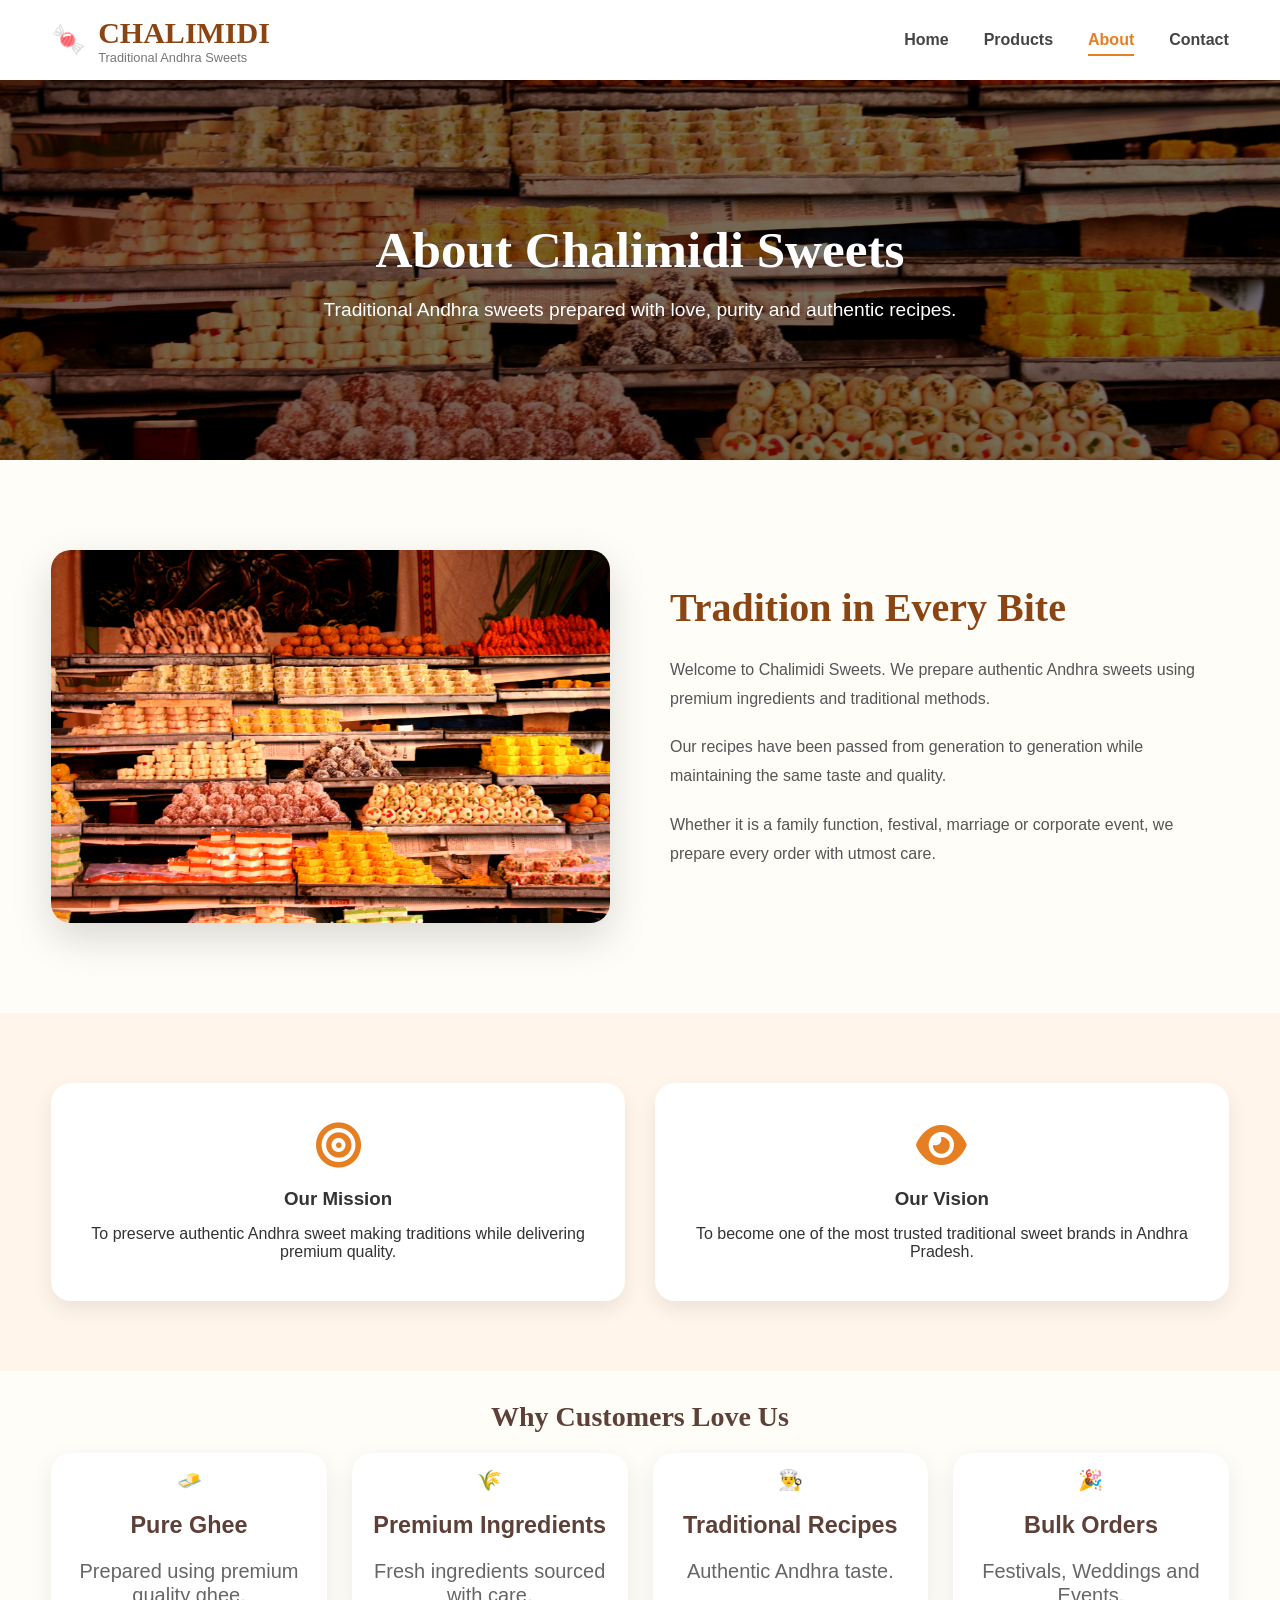
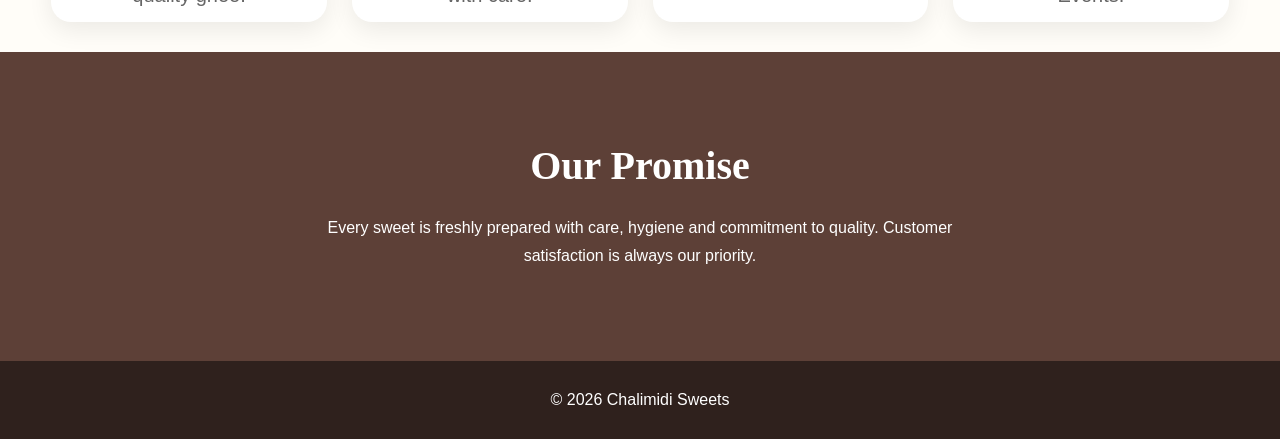
<file: about.html>
<!DOCTYPE html>
<html lang="en">

<head>

    <meta charset="UTF-8">

    <meta name="viewport" content="width=device-width, initial-scale=1.0">

    <title>About Us | Chalimidi Sweets</title>

    <meta name="description" content="Learn about Chalimidi Sweets and our traditional Andhra recipes.">

    <link rel="stylesheet" href="css/about.css">

    <link rel="stylesheet" href="css/about-responsive.css">

    <link rel="stylesheet" href="https://cdnjs.cloudflare.com/ajax/libs/font-awesome/6.7.2/css/all.min.css">

    <link rel="icon" href="images/favicon.ico">

</head>

<body>

    <header>
        <nav class="navbar">
            <div class="logo">
                <span class="logo-icon">🍬</span>
                <div>
                    <h2>CHALIMIDI</h2>
                    <small>Traditional Andhra Sweets</small>
                </div>
            </div>

            <button class="menu-toggle">

                <i class="fa-solid fa-bars"></i>

            </button>

            <ul class="nav-links">

                <li><a href="index.html">Home</a></li>

                <li><a href="products.html">Products</a></li>

                <!-- <li><a class="active" href="about.html">About</a></li> -->
                <li><a href="about.html" class="active">About</a></li>

                <li><a href="contact.html">Contact</a></li>

            </ul>

        </nav>

    </header>

    <section class="banner">

        <div class="overlay">

            <h1>About Chalimidi Sweets</h1>

            <p>

                Traditional Andhra sweets prepared with love, purity and
                authentic recipes.

            </p>

        </div>

    </section>

    <section class="about">

        <div class="container">

            <div class="about-image">

                <img src="images/shop.jpg" alt="Chalimidi Sweets">

            </div>

            <div class="about-text">

                <h2>Tradition in Every Bite</h2>

                <p>

                    Welcome to Chalimidi Sweets.

                    We prepare authentic Andhra sweets using
                    premium ingredients and traditional methods.

                </p>

                <p>

                    Our recipes have been passed from generation
                    to generation while maintaining the same
                    taste and quality.

                </p>

                <p>

                    Whether it is a family function,
                    festival,
                    marriage or corporate event,
                    we prepare every order with utmost care.

                </p>

            </div>

        </div>

    </section>

    <section class="mission">

        <div class="container">

            <div class="mission-card">

                <i class="fa-solid fa-bullseye"></i>

                <h3>Our Mission</h3>

                <p>

                    To preserve authentic Andhra sweet making
                    traditions while delivering premium quality.

                </p>

            </div>

            <div class="mission-card">

                <i class="fa-solid fa-eye"></i>

                <h3>Our Vision</h3>

                <p>

                    To become one of the most trusted traditional
                    sweet brands in Andhra Pradesh.

                </p>

            </div>

        </div>

    </section>

    <section class="why-us">

        <h2>Why Customers Love Us</h2>

        <div class="cards">

            <div class="card">

                🧈

                <h3>Pure Ghee</h3>

                <p>Prepared using premium quality ghee.</p>

            </div>

            <div class="card">

                🌾

                <h3>Premium Ingredients</h3>

                <p>Fresh ingredients sourced with care.</p>

            </div>

            <div class="card">

                👨‍🍳

                <h3>Traditional Recipes</h3>

                <p>Authentic Andhra taste.</p>

            </div>

            <div class="card">

                🎉

                <h3>Bulk Orders</h3>

                <p>Festivals, Weddings and Events.</p>

            </div>

        </div>

    </section>

    <section class="promise">

        <div class="container">

            <h2>Our Promise</h2>

            <p>

                Every sweet is freshly prepared with
                care, hygiene and commitment to quality.

                Customer satisfaction is always our priority.

            </p>

        </div>

    </section>

    <footer>

        <p>

            © 2026 Chalimidi Sweets

        </p>

    </footer>
<script src="js/config.js"></script>
    <script src="js/app.js"></script>

</body>

</html>
</file>
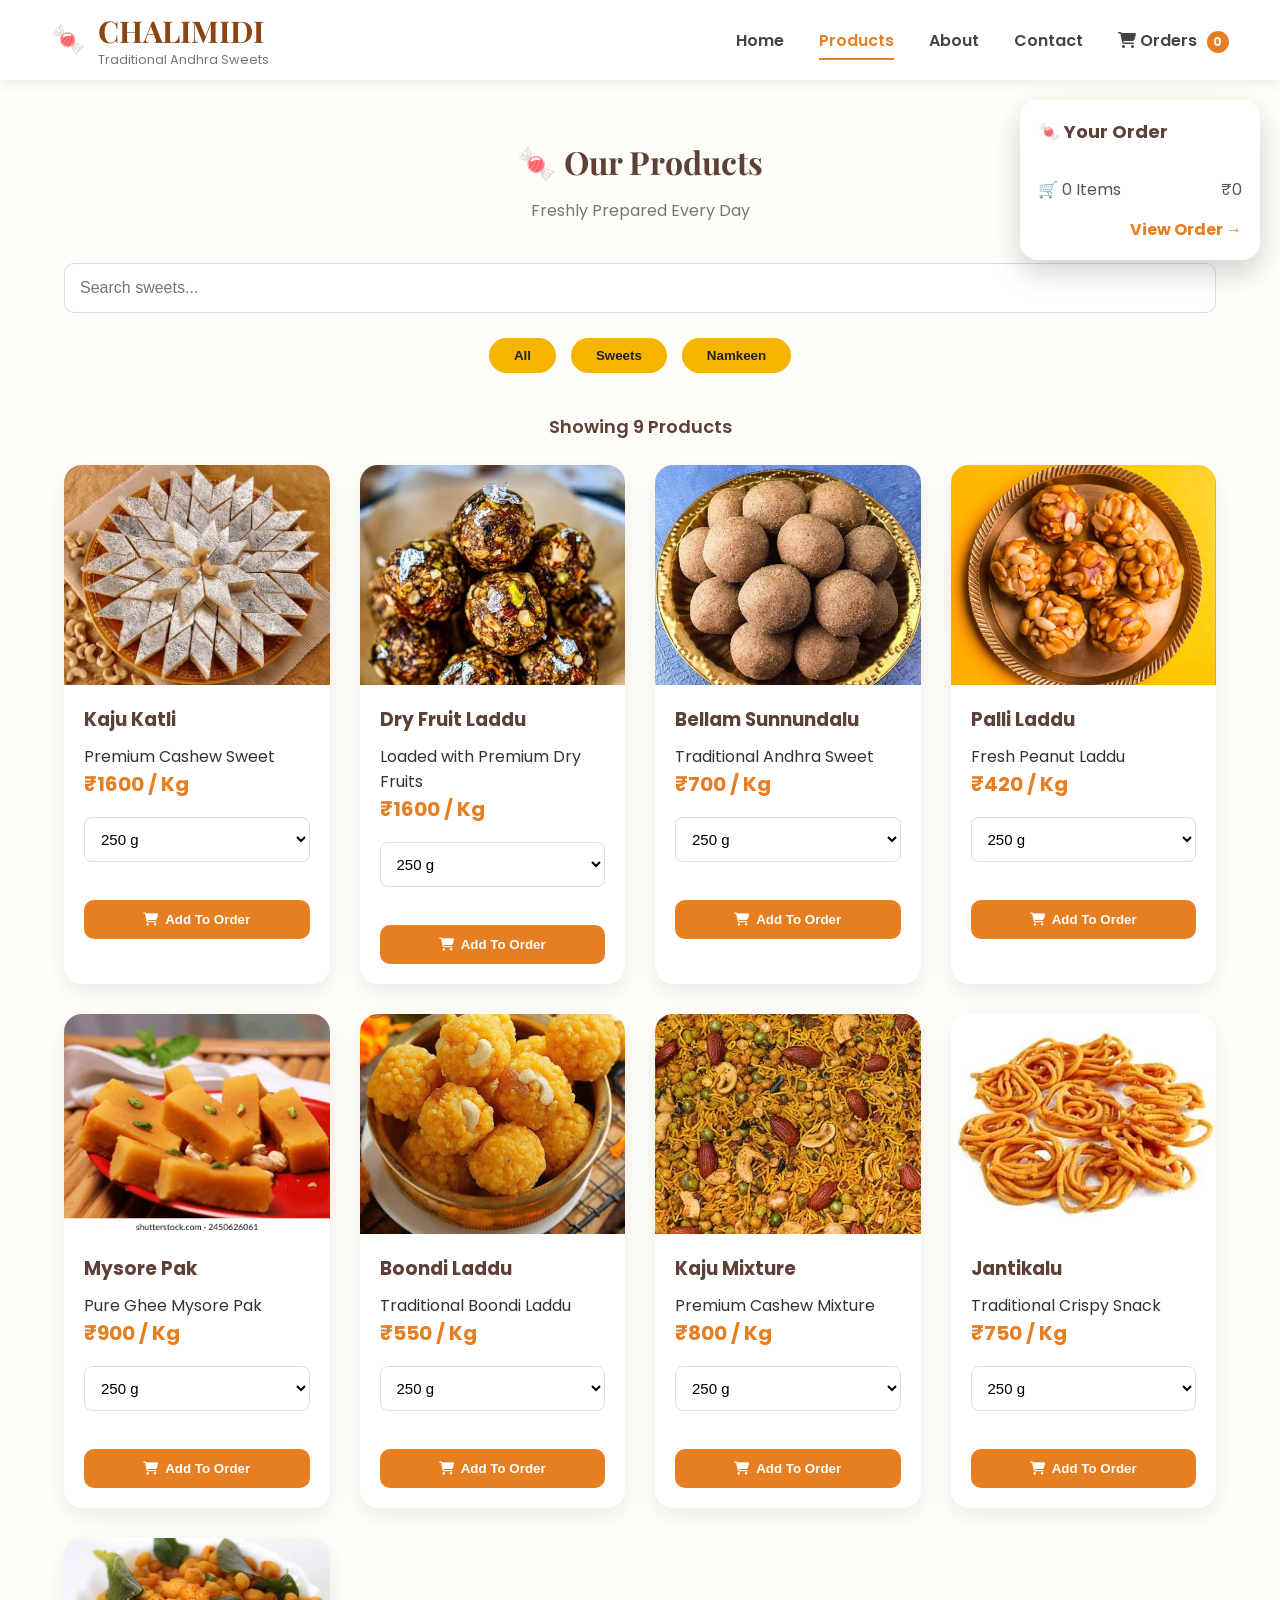
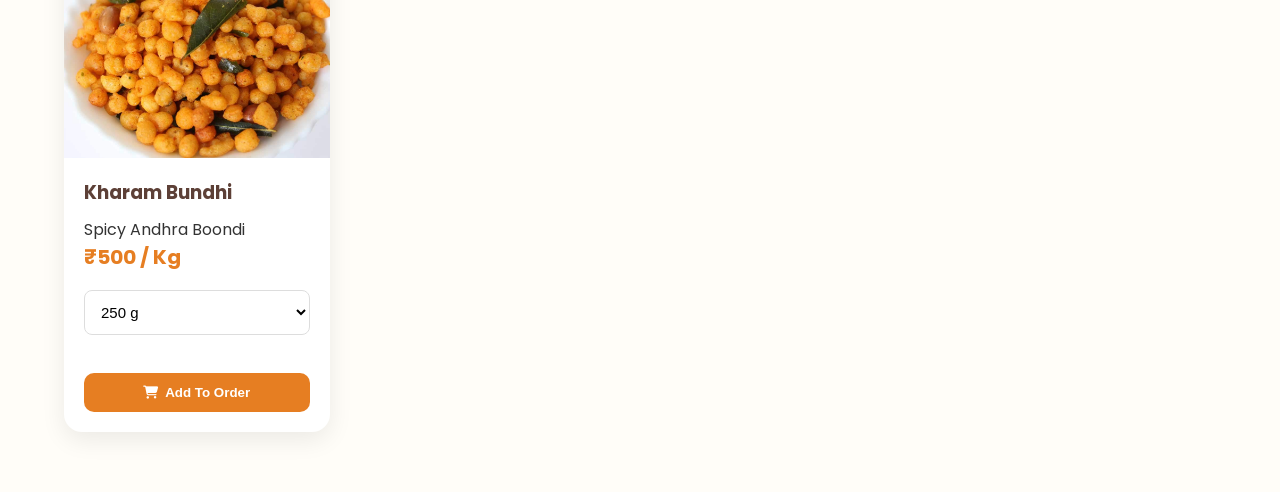
<file: products.html>
<!DOCTYPE html>
<html lang="en">

<head>

    <meta charset="UTF-8">
    <meta name="viewport" content="width=device-width, initial-scale=1.0">

    <title>Our Products | Chalimidi Sweets</title>

    <link rel="preconnect" href="https://fonts.googleapis.com">

    <link rel="preconnect" href="https://fonts.gstatic.com" crossorigin>

    <link
        href="https://fonts.googleapis.com/css2?family=Playfair+Display:wght@600;700;800&family=Poppins:wght@300;400;500;600;700&display=swap"
        rel="stylesheet">

    <!-- <link rel="stylesheet" href="css/style.css"> -->

    <link rel="stylesheet" href="css/products.css">
    <link rel="stylesheet" href="css/responsive.css">
    <link rel="stylesheet" href="https://cdnjs.cloudflare.com/ajax/libs/font-awesome/6.7.2/css/all.min.css">
    <link rel="icon" type="image/x-icon" href="./images/favicon.ico">
</head>

<body>

    <header>
        <nav class="navbar">
            <div class="logo">
                <span class="logo-icon">🍬</span>
                <div>
                    <h2>CHALIMIDI</h2>
                    <small>Traditional Andhra Sweets</small>
                </div>
            </div>

            <button class="menu-toggle">

                <i class="fa-solid fa-bars"></i>

            </button>

            <ul class="nav-links">

                <li><a href="index.html">Home</a></li>

                <li><a href="products.html" class="active">Products</a></li>

                <li><a href="about.html">About</a></li>

                <li><a href="contact.html">Contact</a></li>

                <li>
                    <a href="#" id="ordersBtn">
                        <i class="fa-solid fa-cart-shopping"></i>
                        Orders
                        <span id="cartBadgeNav">0</span>
                    </a>
                </li>

            </ul>

        </nav>

    </header>

    <main class="products-page">

        <h1>🍬 Our Products</h1>

        <p class="subtitle">

            Freshly Prepared Every Day

        </p>

        <input type="text" id="searchBox" placeholder="Search sweets...">

        <!-- ==========================
         PRODUCT CATEGORIES
    ========================== -->

        <div id="categoryContainer" class="category-buttons">

            <button class="category-btn active" data-category="All">

                All

            </button>

            <button class="category-btn" data-category="Sweets">

                Sweets

            </button>

            <button class="category-btn" data-category="Namkeen">

                Namkeen

            </button>

        </div>
        <div id="productCount" class="product-count">

            Showing 0 Products

        </div>

        <section id="productGrid" class="product-grid">

        </section>

        <!-- ==========================
             SHOPPING CART
        ========================== -->
        
        
        <div id="cartToggleBtn" class="cart-summary">
        
            <div class="cart-header">
        
                <div class="summary-title">
                    🍬 Your Order
                </div>       
               
        
            </div>
        
            <div id="cartContent">
        
                <div class="summary-details">
        
                    <span>
                        🛒 <span id="cartBadge">0</span> Items
                    </span>
        
                    <span>
                        ₹<span id="cartSummaryTotal">0</span>
                    </span>
        
                </div>
        
                <div class="summary-action">
                    View Order →
                </div>
        
            </div>
        
        </div>
        
        <aside id="cartPanel" class="cart-panel hidden">

            <div class="cart-panel-header">
            
                <h2>
                    🛒 Your Order
                    (<span id="cartCount">0</span>)
                </h2>
            
                <button id="closeCartBtn" class="close-cart-btn">
                    <i class="fa-solid fa-xmark"></i>
                </button>
            
            </div>


            <div id="cartItems">

                <p>Your cart is empty.</p>

            </div>

            <hr>

            <h3>

                Total :

                ₹<span id="cartTotal">0</span>

            </h3>

            <hr>

         
            <button id="checkoutBtn">

                Proceed to Checkout →

            </button>
            <button id="clearCartBtn">

                🗑 Clear Cart

            </button>

        </aside>

        <div id="checkoutModal" class="modal hidden">

            <div class="modal-content">

                <h2>

                    Customer Details

                </h2>

                <input type="text" id="customerName" placeholder="Your Name">

                <input type="tel" id="customerPhone" placeholder="Mobile Number">

                <textarea id="customerAddress" placeholder="Delivery Address"></textarea>

                <!-- <input type="date" id="deliveryDate"> -->

                <button id="whatsappBtn">

                    📞 Place Order on WhatsApp

                </button>

                <button id="closeModal">

                    Cancel

                </button>

            </div>

        </div>

    </main>
    <div id="toast"></div>
    <script src="js/config.js"></script>
    <script src="js/data.js"></script>

    <script src="js/app.js"></script>

    <script src="js/cart.js"></script>

    <script src="js/whatsapp.js"></script>

    <script src="js/products.js"></script>

    <!-- ==========================================
     CLEAR CART CONFIRMATION MODAL
=========================================== -->

    <div id="confirmModal" class="modal hidden">

        <div class="modal-content">

            <h2>

                🗑 Clear Shopping Cart

            </h2>

            <p>

                Are you sure you want to remove all items from your order?

            </p>

            <button id="confirmClearBtn">

                🗑 Yes, Clear Cart

            </button>

            <button id="cancelClearBtn">

                Keep Shopping

            </button>

        </div>

    </div>

<script src="js/app.js"></script>
</body>

</html>
</file>
<file: css/about.css>
/*=====================================
CHALIMIDI SWEETS
ABOUT PAGE
======================================*/

* {
    margin: 0;
    padding: 0;
    box-sizing: border-box;
}

html {
    scroll-behavior: smooth;
}

body {
    font-family: 'Poppins', sans-serif;
    background: #fffdf8;
    color: #333;
    overflow-x: hidden;
}

img {
    width: 100%;
    display: block;
}

a {
    text-decoration: none;
}

ul {
    list-style: none;
}

.container {
    width: min(1200px, 92%);
    margin: auto;
}

/*=========================
HEADER
=========================*/

header {

    position: sticky;

    top: 0;

    background: #fff;

    z-index: 1000;

    box-shadow: 0 3px 12px rgba(0, 0, 0, .08);

}

.navbar {

    width: min(1200px, 92%);

    margin: auto;

    display: flex;

    justify-content: space-between;

    align-items: center;

    height: 80px;

}

.logo {

    display: flex;

    align-items: center;

    gap: 12px;

}
.logo div {

    display: flex;

    flex-direction: column;

}

.logo-icon {

    font-size: 1.75rem;

    line-height: 1;

}

.logo h2 {

    color: #8B4513;

    font-size: 30px;

    font-family: 'Playfair Display', serif;

}

.logo small {

    color: #777;

    font-size: .8rem;

}

.nav-links {

    display: flex;

    gap: 35px;

}

.nav-links a {

    color: #444;

    font-weight: 600;

    transition: .3s;

}

.nav-links a:hover,
.nav-links a.active {

    color: #E67E22;

}

.nav-links a {

    position: relative;

    color: #444;

    font-weight: 600;

    transition: .3s;

}

.nav-links a:hover,
.nav-links a.active {

    color: #E67E22;

}

.nav-links a::after {

    content: "";

    position: absolute;

    left: 0;

    bottom: -8px;

    width: 0;

    height: 2px;

    background: #E67E22;

    transition: .3s;

}

.nav-links a:hover::after,
.nav-links a.active::after {

    width: 100%;

}

.menu-toggle {

    display: none;

    border: none;

    background: none;

    font-size: 28px;

    cursor: pointer;

}

/*=========================
BANNER
=========================*/

.banner {

    height: 380px;

    background:
        linear-gradient(rgba(0, 0, 0, .55), rgba(0, 0, 0, .55)),
        url("../images/shop.jpg") center/cover;

}

.overlay {

    width: 100%;

    height: 100%;

    display: flex;

    flex-direction: column;

    justify-content: center;

    align-items: center;

    text-align: center;

    color: white;

}

.overlay h1 {

    font-size: 3.2rem;

    font-family: 'Playfair Display', serif;

    margin-bottom: 20px;

}

.overlay p {

    font-size: 1.2rem;

    max-width: 700px;

}

/*=========================
ABOUT
=========================*/

.about {

    padding: 90px 0;

}

.about .container {

    display: grid;

    grid-template-columns: 1fr 1fr;

    gap: 60px;

    align-items: center;

}

.about-image img {

    border-radius: 20px;

    box-shadow: 0 15px 40px rgba(0, 0, 0, .15);

}

.about-text h2 {

    color: #8B4513;

    font-size: 2.5rem;

    margin-bottom: 25px;

    font-family: 'Playfair Display', serif;

}

.about-text p {

    margin-bottom: 20px;

    line-height: 1.8;

    color: #555;

}

/*=========================
MISSION
=========================*/

.mission {

    padding: 70px 0;

    background: #FFF5EB;

}

.mission .container {

    display: grid;

    grid-template-columns: repeat(2, 1fr);

    gap: 30px;

}

.mission-card {

    background: white;

    padding: 40px;

    border-radius: 20px;

    text-align: center;

    box-shadow: 0 8px 20px rgba(0, 0, 0, .08);

    transition: .3s;

}

.mission-card:hover {

    transform: translateY(-8px);

}

.mission-card i {

    font-size: 45px;

    color: #E67E22;

    margin-bottom: 20px;

}

.mission-card h3 {

    margin-bottom: 15px;

}

/*=========================
WHY US
=========================*/

.why-us {

    padding: 30px 0;

    width: min(1200px, 92%);

    margin: auto;

}

.why-us h2 {

    text-align: center;

    font-size: 1.75rem;

    color: #5D4037;

    margin-bottom: 20px;

    font-family: 'Playfair Display', serif;

}

.cards {

    display: grid;

    grid-template-columns: repeat(4, 1fr);

    gap: 25px;

}

.card {

    background: white;

    padding: 15px;

    text-align: center;

    border-radius: 20px;

    box-shadow: 0 8px 25px rgba(0, 0, 0, .08);

    transition: .3s;

    font-size: 1.25rem;

}

.card:hover {

    transform: translateY(-8px);

}

.card h3 {

    margin: 20px 0;

    color: #5D4037;

}

.card p {

    color: #666;

    line-height: 1.2;

}

/*=========================
PROMISE
=========================*/

.promise {

    background: #5D4037;

    color: white;

    padding: 90px 20px;

    text-align: center;

}

.promise h2 {

    font-size: 2.5rem;

    margin-bottom: 25px;

    font-family: 'Playfair Display', serif;

}

.promise p {

    max-width: 700px;

    margin: auto;

    line-height: 1.8;

}

/*=========================
FOOTER
=========================*/

footer {

    background: #2F211D;

    color: white;

    text-align: center;

    padding: 30px;

}
</file>
<file: css/about-responsive.css>
/*=====================================
TABLETS (1024px and below)
======================================*/

@media (max-width:1024px) {

    .about .container {
        gap: 40px;
    }

    .cards {
        grid-template-columns: repeat(2, 1fr);
    }

    .mission .container {
        gap: 20px;
    }

}

/*=====================================
TABLETS (768px and below)
======================================*/

@media (max-width:768px) {

    /* ---------- Navbar ---------- */

    .navbar {
        height: 70px;
    }

    .menu-toggle {
        display: block;
        font-size: 30px;
        color: #5D4037;
    }

    .nav-links {

        position: fixed;

        top: 70px;

        right: -100%;

        width: 280px;

        height: calc(100vh - 70px);

        background: white;

        display: flex;

        flex-direction: column;

        justify-content: flex-start;

        align-items: flex-start;

        padding: 40px 30px;

        gap: 25px;

        transition: .35s ease;

        box-shadow: -5px 0 20px rgba(0, 0, 0, .15);

    }

    .nav-links.active {

        right: 0;

    }

    /* ---------- Banner ---------- */

    .banner {
        height: 300px;
    }

    .overlay h1 {
        font-size: 2.4rem;
    }

    .overlay p {
        font-size: 1rem;
        width: 90%;
    }

    /* ---------- About ---------- */

    .about {
        padding: 60px 0;
    }

    .about .container {

        grid-template-columns: 1fr;

        gap: 40px;

    }

    .about-text {

        text-align: center;

    }

    .about-text h2 {

        font-size: 2rem;

    }

    /* ---------- Mission ---------- */

    .mission .container {

        grid-template-columns: 1fr;

    }

    /* ---------- Cards ---------- */

    .cards {

        grid-template-columns: 1fr;

    }

}

/*=====================================
MOBILE (576px and below)
======================================*/

@media (max-width:576px) {

    .logo h2 {

        font-size: 22px;

    }

    .logo small {

        font-size: 11px;

    }

    .overlay h1 {

        font-size: 2rem;

    }

    .overlay p {

        font-size: .95rem;

    }

    .about-text h2 {

        font-size: 1.8rem;

    }

    .about-text p {

        font-size: 15px;

    }

    .mission-card {

        padding: 30px 20px;

    }

    .card {

        padding: 25px;

    }

    .promise {

        padding: 30px 20px;

    }

    .promise h2 {

        font-size: 2rem;

    }

}

/*=====================================
SMALL MOBILE (400px and below)
======================================*/

@media (max-width:400px) {

    .navbar {

        padding: 0 15px;

    }

    .logo {

        gap: 8px;

    }

    .logo h2 {

        font-size: 18px;

    }

    .overlay h1 {

        font-size: 1.8rem;

    }

    .overlay p {

        font-size: 1.1rem;

    }

    .about {

        padding: 50px 15px;

    }

    .mission {

        padding: 50px 15px;

    }

    .why-us {

        padding: 50px 15px;

    }

    .promise {

        padding: 50px 15px;

    }

}
</file>
<file: css/style.css>
/* ===========================
   CHALIMIDI SWEETS
   Version 1.0
=========================== */
 * {
     margin: 0;
     padding: 0;
     box-sizing: border-box;
 }
 html {
    scroll-behavior: smooth;
 }
 body {
     overflow-x: hidden;
     font-family: 'Poppins', sans-serif;
     overflow-x: hidden;
     background: #fffdf9;
     color: #333;
 }
 .container {
     width: min(1200px, 92%);
     margin: auto;
 }

img {
    max-width: 100%;
    height: auto;
    display: block;
}

a {
    text-decoration: none;
}

ul {
    list-style: none;
}

/* ================= NAVBAR ================= */

/*=============================
HEADER
=============================*/

.header {

    position: sticky;

    top: 0;

    z-index: 1000;

    background: #fff;

    box-shadow: 0 3px 15px rgba(0, 0, 0, .08);

}
/* Navbar */

.navbar {
    display: flex;
    justify-content: space-between;
    align-items: center;
    padding: 15px 40px;
    background: #fff;
    box-shadow: 0 2px 10px rgba(0, 0, 0, .1);
}



.nav-links {
    display: flex;
    gap: 30px;
    list-style: none;
}

.nav-links a {
    text-decoration: none;
    color: #333;
    font-weight: 600;
}

/* VERY IMPORTANT */

.menu-toggle {
    display: none;
    font-size: 28px;
    cursor: pointer;
    border: none;
    background: none;
}
.logo {

    display: flex;

    align-items: center;

    gap: 12px;

}

.logo-icon {

    font-size: 2.6rem;

    line-height: 1;

}

.logo-text {

    display: flex;

    flex-direction: column;

}

.logo h2 {

    font-family: 'Playfair Display', serif;

    font-size: 30px;

    color: #8B4513;

    margin: 0;

    line-height: 1;

}

.logo small {

    color: #777;

    font-size: 13px;

    margin-top: 4px;

    letter-spacing: .5px;

}

.nav-links {

    display: flex;

    align-items: center;

    gap: 35px;

}

.nav-links a {

    color: #444;

    font-weight: 600;

    padding: 8px 0;

    position: relative;

    transition: .3s;

}

.nav-links a:hover,
.nav-links a.active {

    color: #E67E22;

}

.nav-links a::after {

    content: "";

    position: absolute;

    left: 0;

    bottom: -5px;

    width: 0;

    height: 2px;

    background: #E67E22;

    transition: .3s;

}

.nav-links a:hover::after,
.nav-links a.active::after {

    width: 100%;

}

.btn-order {

    background: #E67E22;

    color: #fff;

    padding: 12px 24px;

    border-radius: 40px;

    font-weight: 600;

    transition: .3s;

}

.btn-order:hover {

    background: #C86D18;

}

.menu-toggle {

    display: none;

    border: none;

    background: none;

    font-size: 28px;

    cursor: pointer;

}

.navbar {
position: relative;
    width: min(1200px, 90%);

    margin: auto;

    display: flex;

    justify-content: space-between;

    align-items: center;

    padding: 0;
    
        height: auto;

}

.btn-order {

    background: #E67E22;

    color: white;

    padding: 12px 24px;

    border-radius: 30px;

    transition: .3s;

    font-weight: 600;

}

.btn-order:hover {

    background: #c86d18;

}

/* ================= HERO ================= */

.hero {

    min-height: 90vh;

    display: flex;

    justify-content: center;

    align-items: center;

    background:
        linear-gradient(rgba(0, 0, 0, .45), rgba(0, 0, 0, .45)),
        url("../images/hero.jpg") center/cover;

}

.hero .container {

    width: min(900px, 90%);

    text-align: center;

}


.hero h1 {

    font-family: 'Playfair Display', serif;

    font-size: clamp(2rem, 5vw, 4.5rem);
    
        line-height: 1.2;

    /* margin-bottom: 20px; */

}

.hero p {

   /*  font-size: 1.3rem;

    margin-bottom: 40px; */
    font-size: clamp(1rem, 2vw, 1.3rem);
    
        margin-top: 20px;

}
.hero-buttons {

    display: flex;

    justify-content: center;

    gap: 20px;

    flex-wrap: wrap;

    margin-top: 40px;

}
.hero-btn {

    display: inline-block;

    padding: 16px 36px;

    background: #F4B400;

    color: #222;

    border-radius: 50px;

    font-weight: 600;

    transition: .3s;

}

.hero-btn:hover {

    transform: translateY(-4px);

    background: white;

}

/* ================= FEATURES ================= */

.features {

    width: min(1200px, 90%);

    margin: 100px auto;

}

.features h2 {

    text-align: center;

    font-size: 2.7rem;

    color: #5D4037;

    margin-bottom: 60px;

    font-family: 'Playfair Display', serif;

}

/* .feature-grid {

    display: grid;

    grid-template-columns: repeat(auto-fit, minmax(250px, 1fr));

    gap: 30px;

} */
 .feature-grid {

     display: grid;

     grid-template-columns: repeat(auto-fit, minmax(250px, 1fr));

     gap: 30px;

 }

.card {

    background: white;

    padding: 35px;

    border-radius: 18px;

    text-align: center;

    box-shadow: 0 8px 25px rgba(0, 0, 0, .08);

    transition: .35s;

    font-size: 2rem;

}

.card:hover {

    transform: translateY(-10px);

}

.card h3 {

    margin: 20px 0;

    color: #5D4037;

    font-size: 1.4rem;

}

.card p {

    font-size: .95rem;

    color: #666;

}

/* ================= CTA ================= */

.cta {

    background: #5D4037;

    color: white;

    padding: 90px 20px;

    text-align: center;

}

.cta h2 {

    font-size: 2.7rem;

    margin-bottom: 35px;

    font-family: 'Playfair Display', serif;

}

/* ================= FOOTER ================= */

footer {

    background: #2f211d;

    color: white;

    text-align: center;

    padding: 40px 20px;

}

footer h3 {

    margin-bottom: 15px;

    font-family: 'Playfair Display', serif;

}

footer p {

    margin: 8px 0;

}



.secondary-btn {

    display: inline-block;

    padding: 16px 35px;

    border: 2px solid white;

    border-radius: 50px;

    color: white;

    transition: .3s;

}

.secondary-btn:hover {

    background: white;

    color: #222;

}

/* ==========================================
   TOAST
========================================== */

#toast {

    position: fixed;

    bottom: 30px;

    left: 50%;

    transform: translateX(-50%);

    background: #333;

    color: white;

    padding: 15px 30px;

    border-radius: 30px;

    opacity: 0;

    transition: .4s;

    z-index: 99999;

}

#toast.show {

    opacity: 1;

}

/*==========================================
PAGE BANNER
==========================================*/

.page-banner {

    background: linear-gradient(135deg, #E67E22, #F4A261);

    color: white;

    text-align: center;

    padding: 60px 20px;

}

.page-banner h1 {

    font-size: 42px;

}

/*==========================================
ABOUT
==========================================*/

.about-container {

    max-width: 1200px;

    margin: 60px auto;

    display: grid;

    grid-template-columns: 1fr 1fr;

    gap: 50px;

    align-items: center;

    padding: 20px;

}

.about-image img {

    height: auto;
    display: block;
    width: 100%;

    border-radius: 20px;

    box-shadow: 0 10px 30px rgba(0, 0, 0, .15);

}

.about-content h2 {

    color: #8B4513;

    margin-bottom: 20px;

}

.about-content p {

    line-height: 1.8;

    margin-bottom: 18px;

}

/*==========================================
CONTACT
==========================================*/

.contact-container {

    max-width: 1100px;

    margin: 60px auto;

    display: grid;

    grid-template-columns: repeat(2, 1fr);

    gap: 40px;

    padding: 20px;

}

.contact-card {

    background: white;

    padding: 30px;

    border-radius: 20px;

    box-shadow: 0 10px 30px rgba(0, 0, 0, .1);

}

.contact-card h2 {

    margin-bottom: 20px;

    color: #8B4513;

}

.contact-card p {

    margin-bottom: 18px;

    line-height: 1.7;

}

.phone-link,
.whatsapp-link {

    text-decoration: none;

    color: #E67E22;

    font-weight: 600;

}

.phone-link:hover,
.whatsapp-link:hover {

    color: #C0392B;

}

/*==========================================
NAVBAR
==========================================*/

.logo {

    display: flex;

    align-items: center;

    gap: 12px;

}

.logo h2 {

    font-size: 30px;

    margin: 0;

}

.logo small {

    color: #777;

}

.logo-icon {

    font-size: 36px;

}

.nav-links {

    display: flex;

    align-items: center;

    gap: 35px;

}
.nav-links li {

    display: flex;

    align-items: center;

}

.nav-links a {

    text-decoration: none;

    color: #333;

    font-weight: 600;

    transition: .3s;

}

.nav-links a:hover {

    color: #d2691e;

}

.menu-toggle {

    display: none;

    font-size: 30px;

    cursor: pointer;

}
</file>
<file: css/products.css>
* {
    margin: 0;
    padding: 0;
    box-sizing: border-box;
}

html {
    scroll-behavior: smooth;
}

body {
    font-family: 'Poppins', sans-serif;
    background: #fffdf8;
    color: #333;
    overflow-x: hidden;
}

img {
    width: 100%;
    display: block;
}

a {
    text-decoration: none;
}

ul {
    list-style: none;
}

.container {
    width: min(1200px, 92%);
    margin: auto;
}

/*=========================
HEADER
=========================*/

header {

    position: sticky;

    top: 0;

    background: #fff;

    z-index: 1000;

    box-shadow: 0 3px 12px rgba(0, 0, 0, .08);

}

.navbar {

    width: min(1200px, 92%);

    margin: auto;

    display: flex;

    justify-content: space-between;

    align-items: center;

    height: 80px;

}

.logo {

    display: flex;

    align-items: center;

    gap: 12px;

}

.logo div {

    display: flex;

    flex-direction: column;

}

.logo-icon {

    font-size: 1.75rem;

    line-height: 1;

}

.logo h2 {

    color: #8B4513;

    font-size: 30px;

    font-family: 'Playfair Display', serif;

}

.logo small {

    color: #777;

    font-size: .8rem;

}

.nav-links {

    display: flex;

    gap: 35px;

}

.nav-links a {

    color: #444;

    font-weight: 600;

    transition: .3s;

}

.nav-links a:hover,
.nav-links a.active {

    color: #E67E22;

}

.nav-links a {

    position: relative;

    color: #444;

    font-weight: 600;

    transition: .3s;

}

.nav-links a:hover,
.nav-links a.active {

    color: #E67E22;

}

.nav-links a::after {

    content: "";

    position: absolute;

    left: 0;

    bottom: -8px;

    width: 0;

    height: 2px;

    background: #E67E22;

    transition: .3s;

}

.nav-links a:hover::after,
.nav-links a.active::after {

    width: 100%;

}
.menu-toggle {

    display: none;

    border: none;

    background: none;

    font-size: 28px;

    cursor: pointer;

}
.products-page {

    width: min(1200px, 90%);

    margin: 60px auto;

}

.products-page h1 {

    text-align: center;

    color: #5D4037;

    font-family: 'Playfair Display', serif;

}

.subtitle {

    text-align: center;

    margin: 15px 0 40px;

    color: #777;

}

#searchBox {

    width: 100%;

    padding: 15px;

    border-radius: 10px;

    border: 1px solid #ddd;

    margin-bottom: 25px;

    font-size: 16px;

}

.category-buttons {

    display: flex;

    justify-content: center;

    gap: 15px;

    margin-bottom: 40px;

}

.category-buttons button {

    padding: 10px 25px;

    border: none;

    border-radius: 30px;

    cursor: pointer;

    background: #F4B400;

    color: #222;

    font-weight: bold;

}

.product-grid {

    display: grid;

    grid-template-columns: repeat(auto-fit, minmax(260px, 1fr));

    gap: 30px;

}

.product-card {

    background: white;

    border-radius: 18px;

    overflow: hidden;

    box-shadow: 0 8px 25px rgba(0, 0, 0, .08);

    transition: .3s;

}

.product-card:hover {

    transform: translateY(-8px);

}

.product-card img {

    height: 220px;

    width: 100%;

    object-fit: cover;

}

.product-info {

    padding: 20px;

}

.product-info h3 {

    margin-bottom: 10px;

    color: #5D4037;

}

.price {

    color: #E67E22;

    font-weight: bold;

    font-size: 20px;

}
.quantity-select {

    width: 100%;

    margin-top: 18px;

    margin-bottom: 18px;

    padding: 12px;

    border-radius: 8px;

    border: 1px solid #ddd;

    font-size: 15px;

    cursor: pointer;

    background: white;

}

.add-btn {

    margin-top: 20px;

    width: 100%;

    padding: 12px;

    border: none;

    border-radius: 10px;

    background: #E67E22;

    color: white;

    cursor: pointer;

    font-weight: bold;

}

/* =================================

SHOPPING CART

================================= */

.cart-panel {

    position: fixed;

    top: 70px;

    right: 20px;

    width: 340px;

    height: 80vh;

    background: white;

    border-radius: 20px;

    padding: 20px;

    box-shadow: 0 10px 35px rgba(0, 0, 0, .18);

    display: flex;

    flex-direction: column;

}

.cart-panel h2 {

    margin-bottom: 20px;

    color: #5D4037;

}

#cartItems {

    flex: 1;

    overflow-y: auto;

    margin: 15px 0;

    padding-right: 8px;

}

/* .cart-item {
    margin-bottom: 15px;
    padding-bottom: 12px;
    border-bottom: 1px solid #eee;
} */
 .cart-item {

     background: #FFF8F0;

     border: 1px solid #F3DFC8;

     border-radius: 12px;

     padding: 16px;

     margin-bottom: 15px;

     box-shadow: 0 2px 8px rgba(0, 0, 0, .06);

     transition: .3s;

 }

.cart-item strong {

    display: block;

}

#cartTotal {

    color: #E67E22;

}

#whatsappBtn {

    margin-top: 20px;

    width: 100%;

    padding: 15px;

    border: none;

    border-radius: 10px;

    background: #25D366;

    color: white;

    cursor: pointer;

    font-size: 16px;

    font-weight: bold;

}

#clearCartBtn {

    width: 100%;

    margin-top: 12px;

    padding: 14px;

    border: 2px solid #d32f2f;

    border-radius: 10px;

    background: white;

    color: #d32f2f;

    cursor: pointer;

    font-size: 16px;

    font-weight: bold;

    transition: .3s;

}

#clearCartBtn:hover {

    background: #d32f2f;

    color: white;

}

/* ==========================================
   PRODUCT COUNT
========================================== */

.product-count {

    margin: 25px 0;

    text-align: center;

    font-size: 18px;

    font-weight: 600;

    color: #5D4037;

}
.no-products {

    grid-column: 1/-1;

    text-align: center;

    padding: 80px 20px;

    color: #777;

}

.no-products h2 {

    color: #E67E22;

    margin-bottom: 15px;

}

/*===============================
Floating Cart Button
================================*/

.cart-toggle-btn {

    position: fixed;

    right: 25px;

    top: 100px;

    padding: 15px 25px;

    border: none;

    border-radius: 50px;

    background: #25D366;

    color: white;

    font-size: 18px;

    font-weight: bold;

    cursor: pointer;

    box-shadow: 0 8px 25px rgba(0, 0, 0, .2);

    z-index: 1000;

}

/*===============================
Hide Cart
================================*/

.hidden {

    display: none;

}

.remove-btn {

    margin-top: 10px;

    padding: 8px 14px;

    border: none;

    border-radius: 8px;

    background: #f5f5f5;

    color: #d32f2f;

    cursor: pointer;

    font-size: 14px;

    font-weight: 600;

    transition: .3s;

}

.remove-btn:hover {

    background: #d32f2f;

    color: white;

}


/*==========================
Floating Summary Card
===========================*/

.cart-summary {

    position: fixed;

    top: 100px;

    right: 20px;

    width: 240px;

    background: white;

    border-radius: 18px;

    padding: 18px;

    box-shadow: 0 12px 30px rgba(0, 0, 0, .18);

    cursor: pointer;

    transition: .3s;

    z-index: 999;
     /* overflow: visible; */

}

.cart-summary:hover {

    transform: translateY(-3px);

    box-shadow: 0 18px 35px rgba(0, 0, 0, .22);

}

.summary-title {

    font-size: 18px;

    font-weight: 700;

    color: #5D4037;

    margin-bottom: 12px;

}

.summary-details {

    display: flex;

    justify-content: space-between;

    font-size: 16px;

    color: #555;

}

.summary-action {

    margin-top: 15px;

    text-align: right;

    color: #E67E22;

    font-weight: bold;

}

#whatsappBtn {

    display: flex;

    align-items: center;

    justify-content: center;

    gap: 10px;

    width: 100%;

    padding: 15px;

    border: none;

    border-radius: 10px;

    background: #25D366;

    color: white;

    font-size: 16px;

    font-weight: 600;

    cursor: pointer;

    transition: .3s;

}

#whatsappBtn:hover {

    background: #1EBE57;

}


#customerName,
#customerPhone,
#customerAddress {

    width: 100%;

    padding: 12px;

    margin-top: 10px;

    border: 1px solid #ddd;

    border-radius: 8px;

    font-size: 15px;

    box-sizing: border-box;

}

#customerAddress {

    resize: vertical;

    min-height: 80px;

}


.modal {

    position: fixed;

    inset: 0;

    background: rgba(0, 0, 0, .55);

    display: flex;

    justify-content: center;

    align-items: center;

    z-index: 2000;

}

.modal-content {

    width: 420px;

    background: white;

    border-radius: 18px;

    padding: 30px;

    box-shadow: 0 20px 40px rgba(0, 0, 0, .25);

}

.modal-content input,
.modal-content textarea {

    width: 100%;

    margin-top: 15px;

    padding: 12px;

    border: 1px solid #ddd;

    border-radius: 8px;

    box-sizing: border-box;

}

.hidden {

    display: none;

}

/*==========================================
CHECKOUT BUTTON
==========================================*/

#checkoutBtn {

    width: 100%;

    margin-top: 15px;

    padding: 15px 20px;

    border: none;

    border-radius: 12px;

    background: linear-gradient(135deg, #F59E0B, #EA580C);

    color: white;

    font-size: 17px;

    font-weight: 600;

    cursor: pointer;

    transition: all .3s ease;

    box-shadow: 0 6px 15px rgba(234, 88, 12, .25);

}

#checkoutBtn:hover {

    transform: translateY(-2px);

    box-shadow: 0 10px 20px rgba(234, 88, 12, .35);

    background: linear-gradient(135deg, #EA580C, #DC2626);

}

#checkoutBtn:active {

    transform: scale(.98);

}

/*==========================================
CANCEL BUTTON
==========================================*/

#closeModal {

    width: 100%;

    margin-top: 12px;

    padding: 15px 20px;

    border: 2px solid #d1d5db;

    border-radius: 12px;

    background: #ffffff;

    color: #374151;

    font-size: 16px;

    font-weight: 600;

    cursor: pointer;

    transition: all .3s ease;

}

#closeModal:hover {

    background: #f3f4f6;

    border-color: #9ca3af;

    color: #111827;

    transform: translateY(-2px);

}

#closeModal:active {

    transform: scale(.98);

}

/*==========================================
CLEAR CART MODAL
==========================================*/

#confirmModal {

    position: fixed;

    inset: 0;

    background: rgba(0, 0, 0, .55);

    display: flex;

    justify-content: center;

    align-items: center;

    z-index: 3000;

}

#confirmModal.hidden {

    display: none;

}

#confirmModal .modal-content {

    width: 420px;

    max-width: 90%;

    background: white;

    border-radius: 18px;

    padding: 30px;

    text-align: center;

    box-shadow: 0 20px 40px rgba(0, 0, 0, .25);

    animation: popup .25s ease;

}

#confirmModal h2 {

    color: #D32F2F;

    margin-bottom: 15px;

}

#confirmModal p {

    color: #555;

    margin-bottom: 25px;

    line-height: 1.6;

}

@keyframes popup {

    from {

        opacity: 0;

        transform: scale(.9);

    }

    to {

        opacity: 1;

        transform: scale(1);

    }

}

#confirmClearBtn {

    width: 100%;

    padding: 14px;

    border: none;

    border-radius: 10px;

    background: #D32F2F;

    color: white;

    font-size: 16px;

    font-weight: bold;

    cursor: pointer;

    margin-bottom: 12px;

    transition: .3s;

}

#confirmClearBtn:hover {

    background: #B71C1C;

}

#cancelClearBtn {

    width: 100%;

    padding: 14px;

    border: 2px solid #ccc;

    border-radius: 10px;

    background: white;

    color: #444;

    font-size: 16px;

    cursor: pointer;

    transition: .3s;

}

#cancelClearBtn:hover {

    background: #f5f5f5;

}
.cart-header {

    display: flex;

    justify-content: space-between;

    align-items: center;

    margin-bottom: 20px;

}

.close-cart-btn {

    width: 36px;

    height: 36px;

    border: none;

    border-radius: 50%;

    background: #F3F3F3;

    cursor: pointer;

    font-size: 18px;

    color: #555;

}

.close-cart-btn:hover {

    background: #E67E22;

    color: white;

}

#toast {

    position: fixed;

    bottom: 30px;

    left: 50%;

    transform: translateX(-50%);

    background: #333;

    color: white;

    padding: 15px 30px;

    border-radius: 30px;

    opacity: 0;

    transition: .4s;

    z-index: 99999;

}

#toast.show {

    opacity: 1;

}

.cart-panel-header {

    display: flex;

    justify-content: space-between;

    align-items: center;

    margin-bottom: 20px;

}

.cart-panel-header h2 {

    margin: 0;

    font-size: 1.5rem;
    /* adjust if required */

    color: #5D4037;

}

.close-cart-btn {

    width: 36px;

    height: 36px;

    border: none;

    border-radius: 50%;

    background: #F5F5F5;

    color: #666;

    display: flex;

    justify-content: center;

    align-items: center;

    cursor: pointer;

    transition: .3s;

}

.close-cart-btn:hover {

    background: #E67E22;

    color: #fff;

}

/* Success */

#toast.success {

    background: #28A745;

    color: #fff;

}

/* Already Added / Error */

#toast.error {

    background: #DC3545;

    color: #fff;

}


#ordersBtn {

    position: relative;

}

#cartBadgeNav {

    display: inline-flex;

    justify-content: center;

    align-items: center;

    width: 22px;

    height: 22px;

    border-radius: 50%;

    background: #E67E22;

    color: #fff;

    font-size: 12px;

    font-weight: bold;

    margin-left: 6px;

}
</file>
<file: css/responsive.css>
@media (max-width:992px) {
    .hero h1 {
        font-size: clamp(2rem, 6vw, 4.5rem);
    }
    .hero p {
        font-size: 1.1rem;
    }
    .navbar {
        padding: 18px 30px;
    }
    .feature-grid {
        grid-template-columns: repeat(2, 1fr);
    }
    .about-container {
        grid-template-columns: 1fr;
        gap: 40px;
    }
}

@media(max-width:768px) {

    .menu-toggle {

        display: block;

    }

    .btn-order {

        display: none;

    }

          .menu-toggle {
              display: block;
          }
    
          .nav-links {
    
              display: none;
    
              position: absolute;
    
              top: 70px;
    
              left: 0;
    
              width: 100%;
    
              background: white;
    
              flex-direction: column;
    
              text-align: center;
    
              padding: 20px 0;
          }
    
          .nav-links.active {
    
              display: flex;
    
          }

}

@media (max-width:480px) {
    .logo h2 {
        font-size: 22px;
    }
    .logo small {
        font-size: 12px;
    }
    .hero h1 {
        font-size: clamp(2rem, 6vw, 4.5rem);
    }
    .hero p {
        font-size: 15px;
    }
    .hero-buttons {
        width: 100%;
   }
    .hero-btn,
    .secondary-btn {
        width: 100%;
        text-align: center;
    }
    .card {
        padding: 20px;
    }
    footer {
        padding: 40px 15px;
    }
}

/*==========================================
PRODUCTS - MOBILE CART
==========================================*/

@media (max-width:768px) {

    /* Small floating cart button 
    Comment this block if using Navbar Orders*/

    .cart-summary {

        width: 50px;

        height: 50px;

        border-radius: 50%;

        padding: 0;
        background-color: black;

        right: 15px;

        bottom: 15px;

        display: flex;

        justify-content: center;

        align-items: center;

    }

    /* Hide text */

    .summary-title,

    .summary-details {

        display: none;

    }

    /* Show only cart icon */

    .summary-action {

        width: 100%;

        height: 100%;

        display: flex;

        justify-content: center;

        align-items: center;

        background: transparent;

        font-size: 0;

    }

  .summary-action::before {

      content: "🛒";

      font-size: 25px;

      transform: translateY(-12px);

  }

    /* Cart badge */

    #cartBadge {

        position: absolute;

        top: 6px;

        right: 6px;

        width: 22px;

        height: 22px;

        border-radius: 50%;

        background: #D32F2F;

        color: #fff;

        font-size: 12px;

        display: flex;

        justify-content: center;

        align-items: center;

        font-weight: bold;

    }

    /* Cart panel occupies full screen */

    .cart-panel {

        width: 100%;

        right: 0;

    }

}

@media (max-width:768px) {
/* 
    .hide-cart-btn {

        display: flex;

        justify-content: center;

        align-items: center;

        position: absolute;

        top: 8px;

        right: 8px;

        width: 28px;

        height: 28px;

        border: none;

        border-radius: 50%;

        background: #F5F5F5;

        color: #666;

        cursor: pointer;

        box-shadow: 0 2px 8px rgba(0, 0, 0, .15);

        z-index: 1000;

    }

    .hide-cart-btn:hover {

        background: #E67E22;

        color: #fff;

    } */

        #toast {
    
            position: fixed;
            font-size: 14px;
            text-align: center;
    
            bottom: 30px;
    
            left: 50%;
    
            transform: translateX(-50%);
    
            background: #333;
    
            color: white;
    
            padding: 10px 10px;
    
            border-radius: 5px;
    
            opacity: 0;
    
            transition: .4s;
    
            z-index: 99999;
    
        }
    
        #toast.show {
    
            opacity: 1;
    
        }

}
</file>
